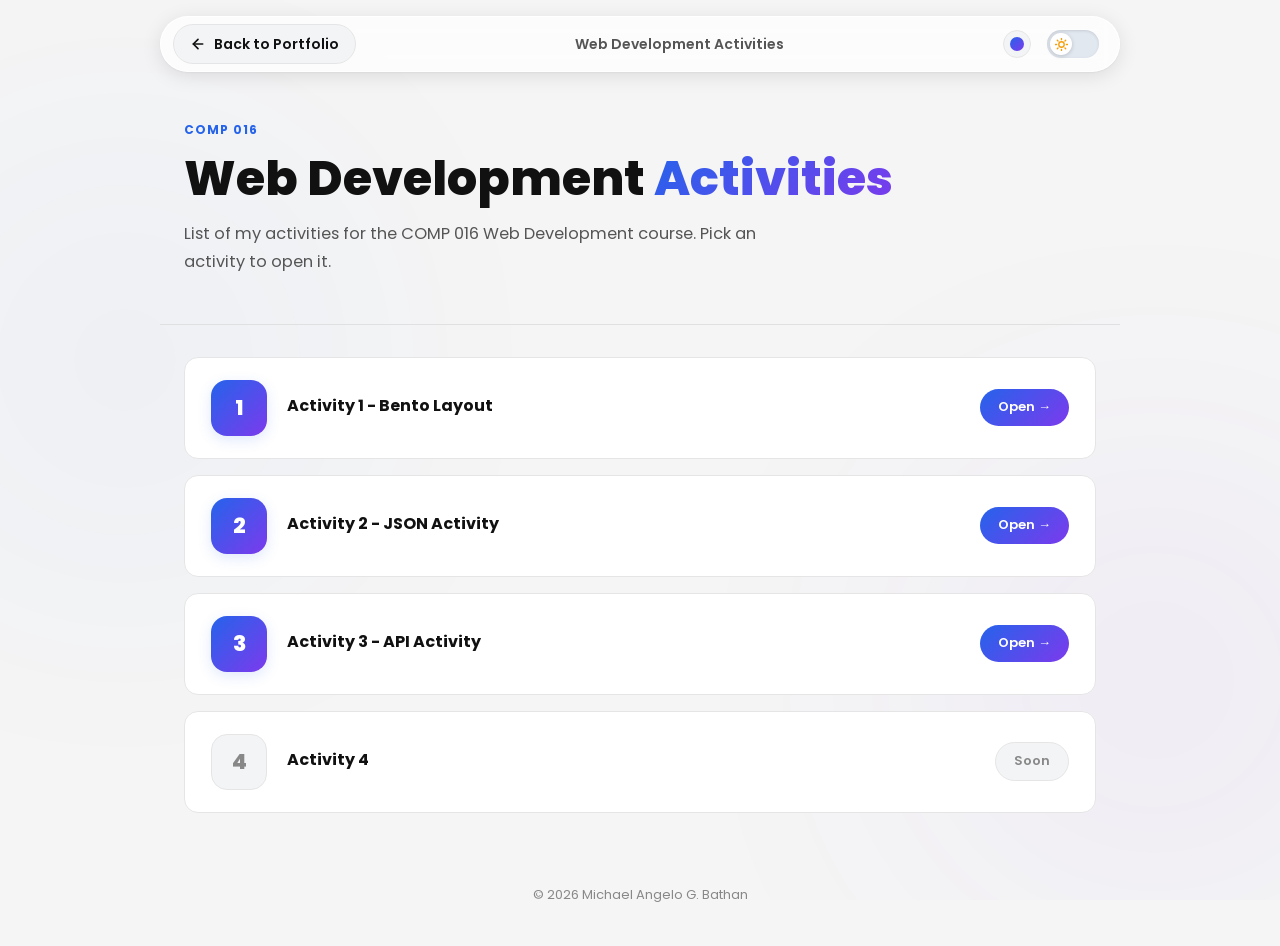
<file: index.html>
<!DOCTYPE html>
<html lang="en">

<head>
  <meta charset="UTF-8" />
  <meta name="viewport" content="width=device-width, initial-scale=1.0" />
  <title>Web Development Activities — Michael Angelo G. Bathan</title>
  <meta name="description" content="List of my activities for the COMP 016 Web Development course." />

  <link rel="preconnect" href="https://fonts.googleapis.com" />
  <link rel="preconnect" href="https://fonts.gstatic.com" crossorigin />
  <link href="https://fonts.googleapis.com/css2?family=Poppins:wght@400;500;600;700;800&display=swap" rel="stylesheet" />

  <link rel="stylesheet" href="assets/css/style.css" />
</head>

<body>
  <div class="scroll-progress" id="scrollProgress"></div>

  <div class="navbar-wrapper">
    <nav class="navbar-custom">
      <a href="#" id="backBtn" class="back-btn" aria-label="Back to portfolio">
        <svg width="16" height="16" viewBox="0 0 24 24" fill="none" stroke="currentColor" stroke-width="2.5"
          stroke-linecap="round" stroke-linejoin="round" aria-hidden="true">
          <line x1="19" y1="12" x2="5" y2="12" />
          <polyline points="12 19 5 12 12 5" />
        </svg>
        Back to Portfolio
      </a>
      <span class="nav-title">Web Development Activities</span>
      <div class="nav-controls">
        <div class="theme-menu-wrapper">
          <button class="theme-trigger" id="themeTrigger" title="Switch accent color" type="button">
            <span class="theme-dot"></span>
          </button>
          <div class="theme-dropdown" id="themeDropdown">
            <button class="theme-option option-slate active-option" data-theme="slate" title="Midnight Slate" type="button"></button>
            <button class="theme-option option-neon" data-theme="neon" title="Cyber Neon" type="button"></button>
            <button class="theme-option option-emerald" data-theme="emerald" title="Emerald Aurora" type="button"></button>
            <button class="theme-option option-sunset" data-theme="sunset" title="Sunset Obsidian" type="button"></button>
          </div>
        </div>
        <label class="toggle-switch" title="Toggle dark mode">
          <input type="checkbox" id="darkToggle" />
          <div class="toggle-track"><div class="toggle-knob"></div></div>
        </label>
      </div>
    </nav>
  </div>

  <div class="container">
    <header class="page-header">
      <div class="eyebrow">COMP 016</div>
      <h1 class="page-title">Web Development <span>Activities</span></h1>
      <p class="page-sub">List of my activities for the COMP 016 Web Development course. Pick an activity to open it.</p>
    </header>
  </div>

  <hr class="section-divider" />

  <main class="container">
    <div class="activities" id="activityList"></div>
  </main>

  <footer>&copy; <span id="year"></span> Michael Angelo G. Bathan</footer>

  <div class="bg-blobs-container">
    <div class="bg-blob bg-blob-1"></div>
    <div class="bg-blob bg-blob-2"></div>
  </div>

  <script src="assets/js/main.js"></script>
</body>

</html>
</file>
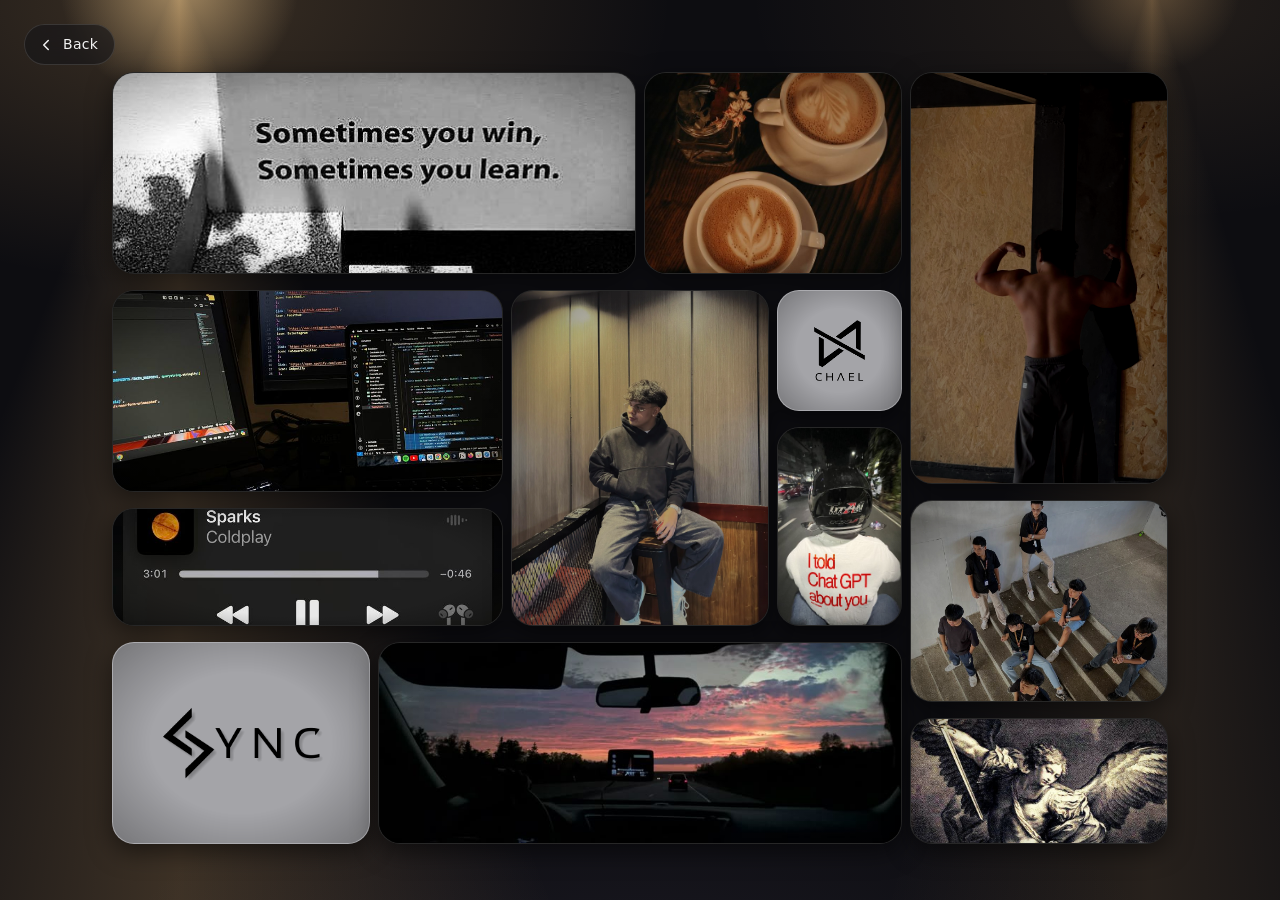
<file: Activity_1/index.html>
<!doctype html>
<html lang="en">

<head>
    <meta charset="utf-8">
    <meta name="viewport" content="width=device-width, initial-scale=1">
    <title>Bootstrap demo</title>
    <link href="https://cdn.jsdelivr.net/npm/bootstrap@5.3.3/dist/css/bootstrap.min.css" rel="stylesheet">
    <style>
        :root { --bg: #0d0d11; --logo-bg: #a4a4a8; --surface: #151515; --text: #f2f2f2; --radius: 22px; }
        html { background: var(--bg); }
        body { min-height: 100vh; overflow-x: hidden; color: var(--text); font-family: "Inter", "Helvetica Neue", "Segoe UI", system-ui, sans-serif; background: transparent; }
        .page { padding-top: 90px; padding-bottom: 90px; }

        body::before {
            content: ""; position: fixed; inset: 0; z-index: -1; pointer-events: none;
            background:
                radial-gradient(circle 120px at 14% -2%, rgba(255, 214, 150, .55), transparent),
                radial-gradient(circle 90px at 90% -2%, rgba(255, 200, 130, .28), transparent),
                conic-gradient(from 158deg at 14% -3%, transparent 0deg, rgba(255, 196, 120, .20) 22deg, transparent 44deg),
                conic-gradient(from 164deg at 90% -3%, transparent 0deg, rgba(255, 196, 120, .11) 16deg, transparent 32deg),
                radial-gradient(ellipse 55% 45% at 14% 0%, rgba(240, 184, 110, .20), transparent 70%),
                radial-gradient(ellipse 45% 35% at 90% 0%, rgba(240, 184, 110, .10), transparent 70%),
                radial-gradient(ellipse 60% 40% at 50% 110%, rgba(120, 110, 150, .12), transparent 70%),
                var(--bg);
        }


        .c1, .c2, .c3, .c8, .c9, .c11 { height: 250px; }
        .c5 { height: 150px; }
        .c10 { height: 510px; }
        .c4 { min-height: 400px; }
        .c6, .c12 { min-height: 150px; }
        .c7 { min-height: 250px; }

        @media (min-width: 1200px) {
            :root { --k: min(calc(100vh + 70px - 32px), 740px); } /* 740px = max board height, so fullscreen does not zoom in */
            .container.page { max-width: 1080px; padding-top: 72px; padding-bottom: 28px; }
            .c1, .c2, .c3, .c8, .c9, .c11 { height: max(160px, calc(var(--k) * .273)); }
            .c5 { height: max(95px, calc(var(--k) * .164)); }
            .c10 { height: max(320px, calc(var(--k) * .557)); }
            .c4 { min-height: 0; }
            .c6 { min-height: max(90px, calc(var(--k) * .181 - 16px)); }
            .c7 { min-height: max(140px, calc(var(--k) * .29 - 16px)); }
            .c12 { min-height: 60px; }
        }

        @media (max-width: 1199.98px) {
            .c10, .c11, .c12 { height: 320px; min-height: 0; }
        }

        @media (max-width: 991.98px) {
            .c5, .c7 { height: 170px; min-height: 0; }
        }

        @media (max-width: 767.98px) {
            :root { --radius: 18px; }
            .page { padding-top: 76px; padding-bottom: 40px; }
            .c1, .c2, .c3, .c9 { height: 200px; }
            .c8 { height: 140px; }
            .c4 { min-height: 420px; }
            .c6 { height: 190px; min-height: 0; }
            .c10 { height: 420px; }
            .c11 { height: 240px; }
            .c12 { height: 200px; }
        }

        .card {
            position: relative; overflow: hidden; background: var(--surface);
            border: 1px solid rgba(255, 255, 255, .08); border-radius: var(--radius);
            box-shadow: 0 8px 24px rgba(0, 0, 0, .5);
            transition: transform .35s, box-shadow .35s, border-color .35s;
        }
        .card img {
            position: absolute; inset: 0; width: 100%; height: 100%; display: block;
            object-fit: cover; object-position: var(--pos, center); transform: scale(var(--zoom, 1));
            transition: transform .6s, filter .5s;
        }

        .card::after {
            content: ""; position: absolute; inset: 0; pointer-events: none; transition: opacity .4s;
            background: radial-gradient(ellipse at center, transparent 60%, rgba(0, 0, 0, .35) 100%);
        }

        .logo-card { background: var(--logo-bg); }
        .logo-card img { object-fit: contain; padding: 10px; mix-blend-mode: multiply; filter: contrast(1.1); }
        .logo-card::after { background: radial-gradient(ellipse at center, transparent 50%, rgba(0, 0, 0, .28) 100%); }

        .lowexpo { filter: brightness(.7) contrast(1.12) saturate(.9); }

        @media (hover: hover) {
            .card:hover { transform: translateY(-4px); border-color: rgba(240, 184, 110, .5); box-shadow: 0 16px 40px rgba(0, 0, 0, .7); }
            .card:hover img { transform: scale(calc(var(--zoom, 1) * 1.05)); }
            .card:hover::after { opacity: 0; }
            .card:hover .lowexpo { filter: brightness(.85) contrast(1.1); }
            .back-btn:hover { transform: translateX(-2px); border-color: rgba(240, 184, 110, .6); background: rgba(30, 28, 26, .75); }
        }

        .back-btn {
            position: fixed; top: 24px; left: 24px; z-index: 1000;
            display: inline-flex; align-items: center; gap: 8px; padding: 9px 16px 9px 12px;
            color: var(--text); font-size: 14px; font-weight: 500; letter-spacing: .02em; text-decoration: none;
            background: rgba(20, 20, 24, .6); border: 1px solid rgba(255, 255, 255, .12); border-radius: 999px;
            backdrop-filter: blur(10px); -webkit-backdrop-filter: blur(10px);
            transition: transform .25s, border-color .25s, background .25s;
        }
        .back-btn:hover { color: var(--text); }
        .back-btn svg { width: 18px; height: 18px; }
        @media (max-width: 767.98px) { .back-btn { top: 14px; left: 14px; padding: 7px 14px 7px 10px; font-size: 13px; } }
        @media (prefers-reduced-motion: reduce) { * { transition: none !important; } }
    </style>
</head>

<body>
    <a href="../index.html" class="back-btn" aria-label="Back to Web Development activities">
        <svg viewBox="0 0 24 24" fill="none" stroke="currentColor" stroke-width="2" stroke-linecap="round" stroke-linejoin="round" aria-hidden="true"><path d="M15 18l-6-6 6-6" /></svg>
        Back
    </a>

    <div class="container page">
        <div class="row gx-2 gy-3">

            <div class="col-12 col-xl-9 d-flex flex-column gap-3">

                <div class="row gx-2 gy-3">
                    <div class="col-12 col-md-8">
                        <div class="card c1"><img src="assets/quote1.jpg" style="--pos: 50% 90%" alt="Sometimes you win, sometimes you learn"></div>
                    </div>
                    <div class="col-12 col-md-4">
                        <div class="card c2"><img src="assets/coffee.jpg" alt="Two lattes with latte art"></div>
                    </div>
                </div>

                <div class="row gx-2 gy-3">
                    <div class="col-12 col-md-6 d-flex flex-column gap-3">
                        <div class="card c3"><img src="assets/coding.jpg" style="--pos: 50% 10%" alt="Coding setup with multiple screens"></div>
                        <div class="card c6 flex-grow-1"><img src="assets/spotify.jpg" alt="Spotify"></div>
                    </div>
                    <div class="col-12 col-md-6 col-lg-4 d-flex flex-column">
                        <div class="card c4 flex-grow-1"><img src="assets/main_pic.jpg" style="--pos: 50% 30%" alt="Main portrait"></div>
                    </div>
                    <div class="col-12 col-lg-2 d-flex flex-row flex-lg-column gap-3">
                        <div class="card logo-card c5 flex-fill flex-lg-grow-0"><img src="assets/main_logo.jpg" alt="Chael logo"></div>
                        <div class="card c7 flex-fill flex-lg-grow-1"><img src="assets/quote2.jpg" alt="Quote"></div>
                    </div>
                </div>

                <div class="row gx-2 gy-3">
                    <div class="col-12 col-md-4">
                        <div class="card logo-card c8"><img src="assets/sync_logo.jpg" alt="Sync logo"></div>
                    </div>
                    <div class="col-12 col-md-8">
                        <div class="card c9"><img src="assets/car.jpg" style="--pos: 50% 100%" alt="Sunset view from inside a car"></div>
                    </div>
                </div>
            </div>

            <div class="col-12 col-xl-3 d-flex flex-column flex-md-row flex-xl-column gap-3">
                <div class="card c10 flex-md-fill flex-xl-grow-0"><img class="lowexpo" src="assets/gym_pic.jpg" style="--pos: 50% 30%" alt="Gym"></div>
                <div class="card c11 flex-md-fill flex-xl-grow-0"><img src="assets/group_pic.jpg" style="--pos: 50% 35%" alt="Group photo"></div>
                <div class="card c12 flex-md-fill flex-xl-grow-1"><img src="assets/stmichael.jpg" alt="St. Michael"></div>
            </div>
        </div>
    </div>

    <script src="https://cdn.jsdelivr.net/npm/bootstrap@5.3.3/dist/js/bootstrap.bundle.min.js"></script>
</body>

</html>
</file>
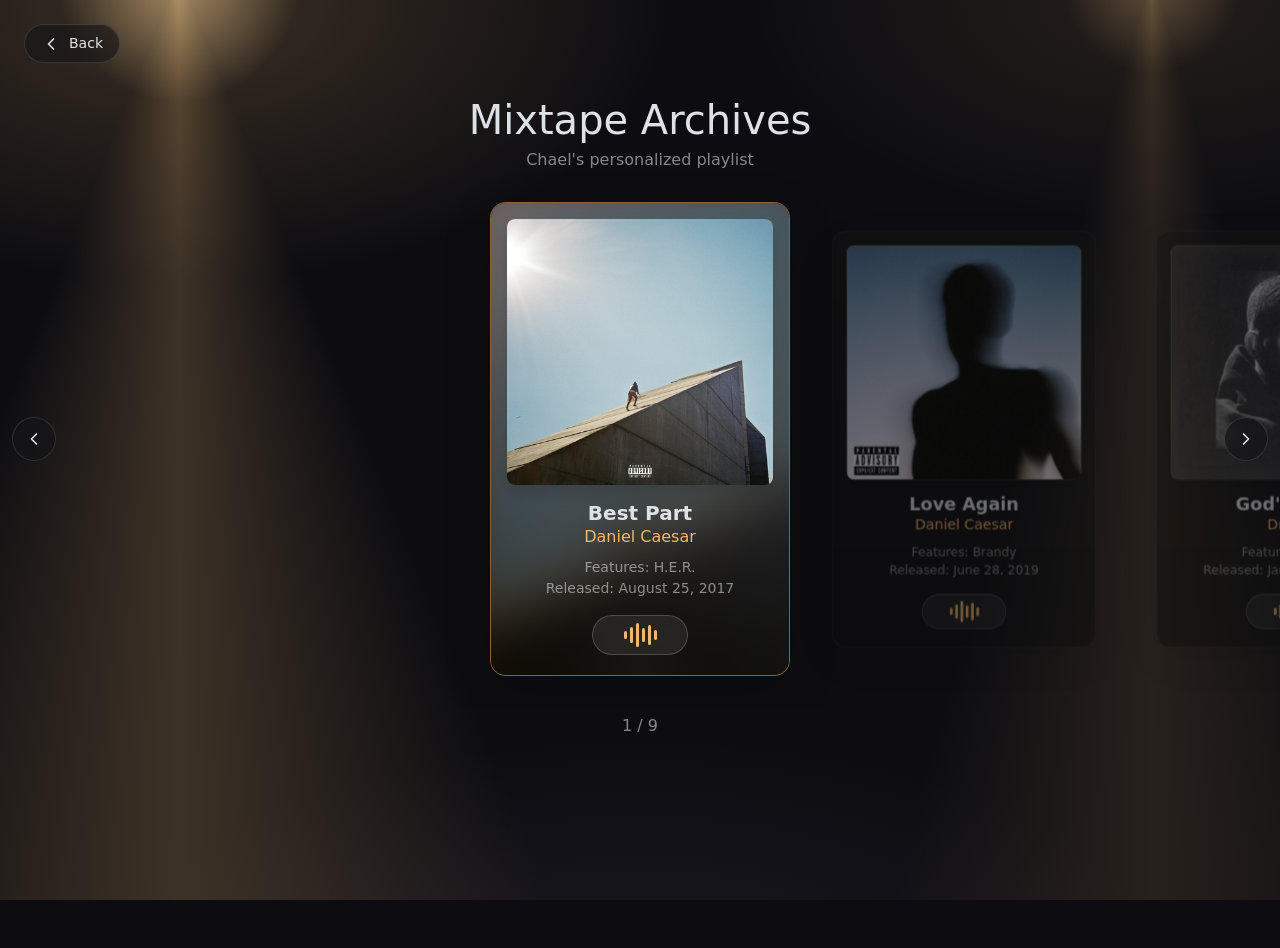
<file: Activity_2/index.html>
<!doctype html>
<html lang="en" data-bs-theme="dark">

<head>
  <meta charset="utf-8">
  <meta name="viewport" content="width=device-width, initial-scale=1">
  <title>Mixtape Archives</title>
  <link href="https://cdn.jsdelivr.net/npm/bootstrap@5.3.8/dist/css/bootstrap.min.css" rel="stylesheet"
    integrity="sha384-sRIl4kxILFvY47J16cr9ZwB07vP4J8+LH7qKQnuqkuIAvNWLzeN8tE5YBujZqJLB" crossorigin="anonymous">
  <style>
    :root { --bg: #0d0d11; --surface: #151515; --accent: #f0b86e; --card-w: 300px; --gap: 24px; }
    html { background: var(--bg); }
    body { min-height: 100vh; overflow-x: hidden; background: transparent; }

    body::before {
      content: ""; position: fixed; inset: 0; z-index: -1; pointer-events: none;
      background:
        radial-gradient(circle 120px at 14% -2%, rgba(255, 214, 150, .55), transparent),
        radial-gradient(circle 90px at 90% -2%, rgba(255, 200, 130, .28), transparent),
        conic-gradient(from 158deg at 14% -3%, transparent 0deg, rgba(255, 196, 120, .20) 22deg, transparent 44deg),
        conic-gradient(from 164deg at 90% -3%, transparent 0deg, rgba(255, 196, 120, .11) 16deg, transparent 32deg),
        radial-gradient(ellipse 55% 45% at 14% 0%, rgba(240, 184, 110, .20), transparent 70%),
        radial-gradient(ellipse 45% 35% at 90% 0%, rgba(240, 184, 110, .10), transparent 70%),
        radial-gradient(ellipse 60% 40% at 50% 110%, rgba(120, 110, 150, .12), transparent 70%),
        var(--bg);
    }

    .track {
      display: flex; gap: var(--gap); overflow-x: auto; scroll-snap-type: x mandatory; scroll-behavior: smooth;
      padding: 30px calc(50% - var(--card-w) / 2); scrollbar-width: none;
    }
    .track::-webkit-scrollbar { display: none; }

    .song-card {
      flex: 0 0 var(--card-w); scroll-snap-align: center; position: relative; overflow: hidden; isolation: isolate;
      background: var(--surface); border-color: rgba(255, 255, 255, .08);
      opacity: .45; transform: scale(.88);
      transition: transform .45s ease, opacity .45s ease, border-color .45s ease, box-shadow .45s ease;
      animation: rise .6s ease both;
    }
    .song-card:not(.active) { cursor: pointer; }
    .song-card.active { opacity: 1; transform: scale(1); border-color: rgba(240, 184, 110, .5); }
    @keyframes rise { from { opacity: 0; transform: translateY(24px) scale(.88); } }

    .song-card::before {
      content: ""; position: absolute; inset: 0; z-index: -3; opacity: 0; transition: opacity .6s ease;
      background: linear-gradient(160deg, hsl(var(--h) 60% 30%), hsl(calc(var(--h) + 50) 60% 12%));
    }
    .song-card::after {
      content: ""; position: absolute; inset: 0; z-index: -1; pointer-events: none;
      background: linear-gradient(to bottom, rgba(0, 0, 0, .05), rgba(0, 0, 0, .45));
    }
    .bg-blur {
      position: absolute; inset: -30px; width: calc(100% + 60px); height: calc(100% + 60px); z-index: -2;
      object-fit: cover; filter: blur(28px) brightness(.55) saturate(1.3); opacity: 0; transition: opacity .6s ease;
    }
    .song-card.active::before, .song-card.active .bg-blur { opacity: 1; }

    .cover {
      position: relative; aspect-ratio: 1 / 1; font-size: 72px; font-weight: 700;
      background: linear-gradient(135deg, hsl(var(--h) 70% 45%), hsl(calc(var(--h) + 50) 70% 22%));
    }
    .cover span { opacity: .85; text-shadow: 0 4px 18px rgba(0, 0, 0, .35); }
    .cover img { position: absolute; inset: 0; width: 100%; height: 100%; object-fit: cover; }

    .artist { color: var(--accent); font-weight: 500; }

    .wave-btn {
      width: 96px; height: 40px; background: rgba(255, 255, 255, .08); border: 1px solid rgba(255, 255, 255, .18);
      backdrop-filter: blur(6px); transition: border-color .25s, background .25s;
    }
    .wave-btn:hover { border-color: rgba(240, 184, 110, .8); background: rgba(240, 184, 110, .15); }
    .bars { gap: 3px; height: 24px; }
    .bars i { display: block; width: 3px; border-radius: 2px; background: var(--accent); }
    .bars i:nth-child(1) { height: 8px; } .bars i:nth-child(2) { height: 16px; } .bars i:nth-child(3) { height: 24px; }
    .bars i:nth-child(4) { height: 14px; } .bars i:nth-child(5) { height: 20px; } .bars i:nth-child(6) { height: 10px; }

    .nav-btn {
      position: absolute; top: 50%; transform: translateY(-50%); z-index: 5; width: 44px; height: 44px;
      background: rgba(20, 20, 24, .7); border: 1px solid rgba(255, 255, 255, .12);
      backdrop-filter: blur(10px); transition: border-color .25s, background .25s;
    }
    .nav-btn:hover { border-color: rgba(240, 184, 110, .6); background: rgba(30, 28, 26, .85); }
    .nav-btn svg, .back-btn svg { width: 20px; height: 20px; }
    .nav-prev { left: 12px; }
    .nav-next { right: 12px; }

    .back-btn {
      position: fixed; top: 24px; left: 24px; z-index: 1000; font-size: 14px; font-weight: 500;
      background: rgba(20, 20, 24, .6); border: 1px solid rgba(255, 255, 255, .12);
      backdrop-filter: blur(10px); transition: transform .25s, border-color .25s, background .25s;
    }
    .back-btn:hover { transform: translateX(-2px); border-color: rgba(240, 184, 110, .6); background: rgba(30, 28, 26, .75); }

    @media (max-width: 767.98px) {
      .back-btn { top: 14px; left: 14px; font-size: 13px; }
    }
    @media (prefers-reduced-motion: reduce) {
      * { animation: none !important; transition: none !important; scroll-behavior: auto !important; }
    }
  </style>
</head>

<body>
  <a href="../index.html" class="back-btn btn rounded-pill d-inline-flex align-items-center gap-2 px-3 py-2"
    aria-label="Back to Web Development activities">
    <svg viewBox="0 0 24 24" fill="none" stroke="currentColor" stroke-width="2" stroke-linecap="round"
      stroke-linejoin="round" aria-hidden="true"><path d="M15 18l-6-6 6-6" /></svg>
    Back
  </a>

  <div class="container text-center pt-5 mt-5">
    <div class="row">
      <div class="col-12">
        <h1 class="mb-1">Mixtape Archives</h1>
        <p class="text-white-50 mb-0">Chael's personalized playlist</p>
      </div>
    </div>
  </div>

  <div class="position-relative w-100">
    <button class="nav-btn nav-prev btn rounded-circle d-none d-md-flex align-items-center justify-content-center p-0"
      id="prev" aria-label="Previous song">
      <svg viewBox="0 0 24 24" fill="none" stroke="currentColor" stroke-width="2" stroke-linecap="round"
        stroke-linejoin="round"><path d="M15 18l-6-6 6-6" /></svg>
    </button>

    <div class="track" id="parent"></div>

    <button class="nav-btn nav-next btn rounded-circle d-none d-md-flex align-items-center justify-content-center p-0"
      id="next" aria-label="Next song">
      <svg viewBox="0 0 24 24" fill="none" stroke="currentColor" stroke-width="2" stroke-linecap="round"
        stroke-linejoin="round"><path d="M9 18l6-6-6-6" /></svg>
    </button>
  </div>

  <div class="text-center text-white-50 pb-4 mt-2" id="counter"></div>

  <script src="https://cdn.jsdelivr.net/npm/bootstrap@5.3.8/dist/js/bootstrap.bundle.min.js"
    integrity="sha384-FKyoEForCGlyvwx9Hj09JcYn3nv7wiPVlz7YYwJrWVcXK/BmnVDxM+D2scQbITxI"
    crossorigin="anonymous"></script>

  <script>
    var parent = document.getElementById("parent");
    var counter = document.getElementById("counter");

    fetch("songs.json")
      .then(function (response) {
        if (!response.ok) {
          throw new Error("Could not load songs.json (status " + response.status + ")");
        }
        return response.json();
      })
      .then(function (songs) {
        for (var i = 0; i < songs.length; i++) {
          var song = songs[i];
          var date = new Date(song.releaseDate + "T00:00:00").toLocaleDateString("en-US", {
            year: "numeric", month: "long", day: "numeric"
          });
          var features = song.features.length > 0 ? song.features.join(", ") : "None";

          parent.innerHTML += `
            <div class="song-card card rounded-4 shadow-lg p-3 text-center" style="--h: ${(i * 47) % 360}; animation-delay: ${i * 0.08}s">
              <img class="bg-blur" src="${song.cover}" alt="" onerror="this.remove()">
              <div class="cover rounded-3 shadow d-flex align-items-center justify-content-center overflow-hidden">
                <span>${song.song.charAt(0)}</span>
                <img src="${song.cover}" alt="${song.song} cover" onerror="this.remove()">
              </div>
              <div class="pt-3 px-1 pb-1">
                <div class="h5 fw-semibold mb-0">${song.song}</div>
                <div class="artist mb-2">${song.artist}</div>
                <div class="small text-white-50">
                  <div>Features: ${features}</div>
                  <div>Released: ${date}</div>
                </div>
                <a class="wave-btn d-inline-flex align-items-center justify-content-center rounded-pill mt-3"
                  href="${song.spotify}" target="_blank" rel="noopener"
                  aria-label="Open ${song.song} on Spotify" title="Open on Spotify">
                  <span class="bars d-inline-flex align-items-center"><i></i><i></i><i></i><i></i><i></i><i></i></span>
                </a>
              </div>
            </div>
          `;
        }

        setupCarousel();
      })
      .catch(function (error) {
        parent.innerHTML = `<div class="container"><div class="alert alert-danger">${error.message}</div></div>`;
      });

    function setupCarousel() {
      var cards = parent.querySelectorAll(".song-card");
      var current = -1;
      var ticking = false;

      function updateActive() {
        var box = parent.getBoundingClientRect();
        var center = box.left + box.width / 2;
        var best = 0;
        var bestDist = Infinity;

        for (var i = 0; i < cards.length; i++) {
          var r = cards[i].getBoundingClientRect();
          var dist = Math.abs(r.left + r.width / 2 - center);
          if (dist < bestDist) {
            bestDist = dist;
            best = i;
          }
        }

        if (best !== current) {
          if (current >= 0) {
            cards[current].classList.remove("active");
          }
          cards[best].classList.add("active");
          counter.textContent = (best + 1) + " / " + cards.length;
          current = best;
        }
        ticking = false;
      }

      function go(index) {
        index = Math.max(0, Math.min(cards.length - 1, index));
        cards[index].scrollIntoView({ behavior: "smooth", inline: "center", block: "nearest" });
      }

      parent.addEventListener("scroll", function () {
        if (!ticking) {
          ticking = true;
          requestAnimationFrame(updateActive);
        }
      });

      for (var i = 0; i < cards.length; i++) {
        cards[i].addEventListener("click", function (e) {
          var index = Array.prototype.indexOf.call(cards, this);
          if (index !== current) {
            e.preventDefault();
            go(index);
          }
        });
      }

      document.getElementById("next").onclick = function () { go(current + 1); };
      document.getElementById("prev").onclick = function () { go(current - 1); };
      document.addEventListener("keydown", function (e) {
        if (e.key === "ArrowRight") { go(current + 1); }
        if (e.key === "ArrowLeft") { go(current - 1); }
      });

      parent.scrollLeft = 0;
      updateActive();
    }
  </script>
</body>

</html>
</file>
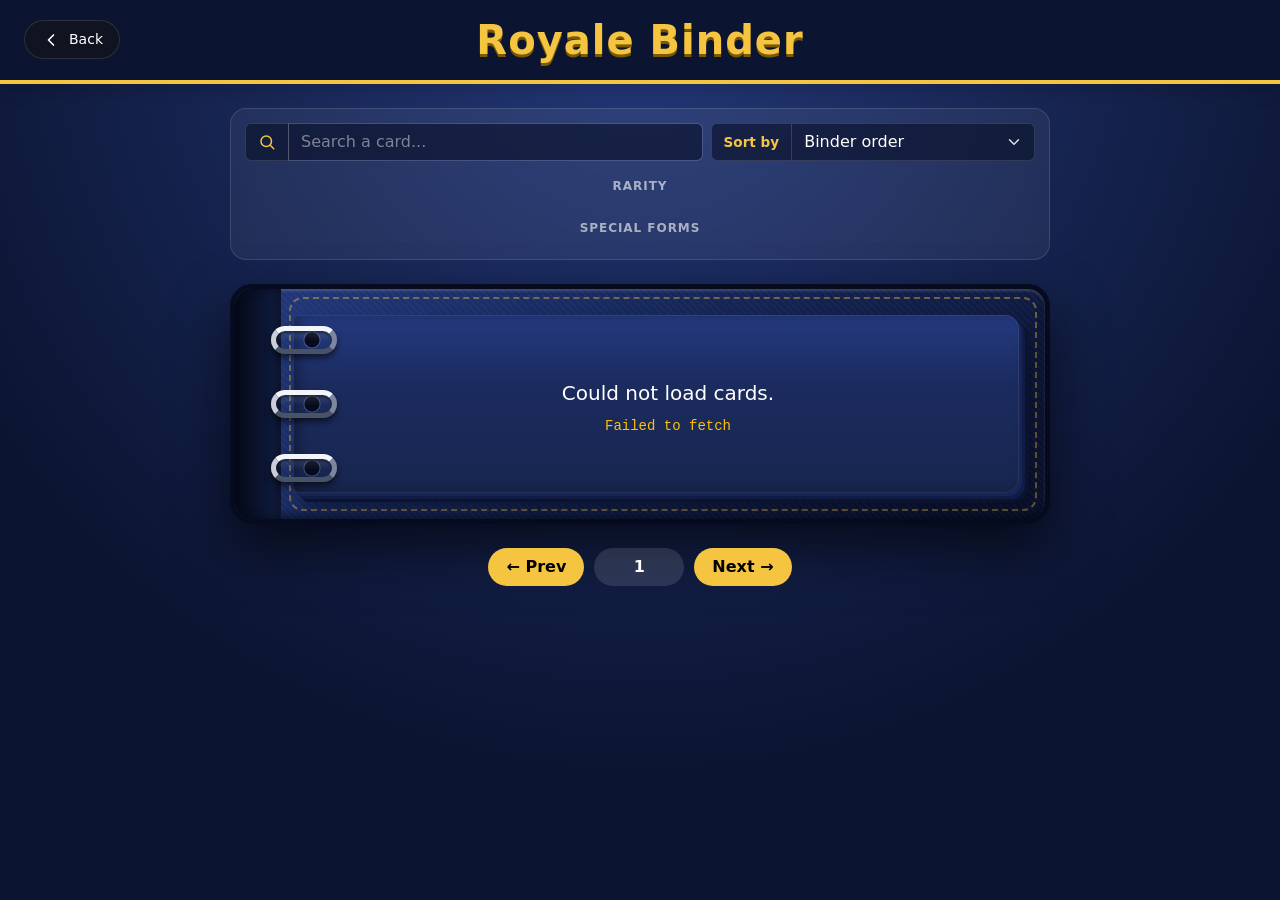
<file: Activity_3/index.html>
<!doctype html>
<html lang="en" data-bs-theme="dark">

<head>
  <meta charset="utf-8">
  <meta name="viewport" content="width=device-width, initial-scale=1">
  <title>Royale Binder</title>
  <link href="https://cdn.jsdelivr.net/npm/bootstrap@5.3.8/dist/css/bootstrap.min.css" rel="stylesheet"
    integrity="sha384-sRIl4kxILFvY47J16cr9ZwB07vP4J8+LH7qKQnuqkuIAvNWLzeN8tE5YBujZqJLB" crossorigin="anonymous">
  <style>
    :root {
      --navy: #0b1431; --blue: #1b2b5e; --gold: #f5c542; --spine: 34px;
      --common: #9fb3c8; --rare: #ff9f1a; --epic: #b44cff; --legendary: #2fe6ff; --champion: #ffd23f;
    }
    body { background: radial-gradient(circle at 50% 0, #24397a, var(--navy) 70%) fixed; color: #fff; min-height: 100vh; }
    .title { font-weight: 800; letter-spacing: 1px; color: var(--gold); text-shadow: 0 3px 0 #7a5a00; }
    .r-common { --c: var(--common); } .r-rare { --c: var(--rare); } .r-epic { --c: var(--epic); }
    .r-legendary { --c: var(--legendary); } .r-champion { --c: var(--champion); } .r-all { --c: #fff; }

        .back-btn { position: fixed; top: 20px; left: 24px; z-index: 1000; font-size: 14px; font-weight: 500; color: #fff;
      background: rgba(20, 20, 24, .6); border: 1px solid rgba(255, 255, 255, .12); backdrop-filter: blur(10px);
      transition: transform .25s, border-color .25s, background .25s; }
    .back-btn:hover { transform: translateX(-2px); border-color: rgba(240, 184, 110, .6); background: rgba(30, 28, 26, .75); color: #fff; }
    .back-btn svg { width: 20px; height: 20px; }

        .toolbar { background: rgba(255,255,255,.06); border: 1px solid rgba(255,255,255,.12); border-radius: 16px;
      padding: 14px; backdrop-filter: blur(8px); max-width: 820px; margin-left: auto; margin-right: auto; }
    .toolbar .input-group-text, .toolbar .form-control, .toolbar .form-select {
      background-color: rgba(8,14,38,.6); border-color: rgba(255,255,255,.14); color: #fff; }
    .toolbar .input-group-text { color: var(--gold); font-weight: 600; font-size: .85rem; }
    .toolbar .form-control::placeholder { color: rgba(255,255,255,.45); }
    .toolbar .form-control:focus, .toolbar .form-select:focus { border-color: var(--gold); box-shadow: 0 0 0 .2rem rgba(245,197,66,.18); }
    .toolbar svg { width: 18px; height: 18px; }
    .chips { display: flex; gap: 8px; flex-wrap: wrap; justify-content: center; }
    .chip { flex: 0 0 auto; display: inline-flex; align-items: center; gap: 7px; border: 1px solid rgba(255,255,255,.18);
      background: rgba(8,14,38,.5); color: #fff; border-radius: 20px; padding: 5px 14px; font-weight: 600; font-size: .85rem;
      transition: background .2s, border-color .2s, box-shadow .2s; }
    .chip .dot { width: 10px; height: 10px; border-radius: 50%; background: var(--c); box-shadow: 0 0 6px var(--c); }
    .chip:hover { border-color: var(--c); }
    .chip.on { border-color: var(--c); background: color-mix(in srgb, var(--c) 22%, #0b1431); box-shadow: 0 0 12px color-mix(in srgb, var(--c) 45%, transparent); }

        .f-all { --c: #fff; } .f-evo { --c: #b44cff; } .f-hero { --c: #4da3ff; } .f-both { --c: var(--gold); }
    .filter-label { text-align: center; font-size: .75rem; font-weight: 700; letter-spacing: .08em; text-transform: uppercase; opacity: .6; margin-bottom: 8px; }
    .chips + .filter-label { margin-top: 16px; }

        .tags { position: absolute; top: 5px; right: 5px; z-index: 2; display: flex; flex-direction: column; gap: 3px; align-items: flex-end; }
    .tag { font-size: .55rem; font-weight: 800; letter-spacing: .04em; line-height: 1; padding: 3px 5px; border-radius: 8px; color: #fff; border: 1px solid rgba(255,255,255,.85); text-shadow: 0 1px 2px #000; }
    .tag.evo { background: #8a2be2; } .tag.hero { background: #1f7ae0; }

        .binder { position: relative; max-width: 820px; margin-left: auto; margin-right: auto;
      padding: 26px 26px 26px 18px; border-radius: 22px; border: 5px solid #060b1f;
      background:
        repeating-linear-gradient(45deg, rgba(255,255,255,.025) 0 2px, transparent 2px 5px),
        linear-gradient(145deg, #22397d 0%, #12204d 55%, #0a1230 100%);
      box-shadow: 0 25px 55px rgba(0,0,0,.6), inset 0 2px 3px rgba(255,255,255,.18), inset 0 -4px 10px rgba(0,0,0,.5); }
        .binder::before { content: ''; position: absolute; left: 0; top: 0; bottom: 0; width: 46px; border-radius: 17px 0 0 17px;
      background: linear-gradient(90deg, #040817, #0d1736 70%, #162553);
      box-shadow: inset -6px 0 10px rgba(0,0,0,.5); pointer-events: none; }
        .binder::after { content: ''; position: absolute; inset: 8px 8px 8px 54px; border: 2px dashed rgba(245,197,66,.4);
      border-radius: 14px; pointer-events: none; }

    .page-area { position: relative; margin-left: 40px; z-index: 1; }
    .sheet { position: relative; background: linear-gradient(180deg, #243a80, var(--blue) 40%, #17264f);
      border-radius: 6px 14px 14px 6px; padding: 18px 16px 8px 40px; transform-origin: left center; backface-visibility: hidden;
      box-shadow: inset 0 0 0 1px rgba(255,255,255,.08), inset 6px 0 12px rgba(0,0,0,.28),
        3px 3px 0 #16245a, 6px 6px 0 #101c45, 9px 9px 0 #0a1330, 12px 14px 18px rgba(0,0,0,.45); }
        .sheet::before { content: ''; position: absolute; left: 6px; top: 0; width: 26px; height: 100%; pointer-events: none;
      background:
        radial-gradient(circle at 50% 14%, #050a1c 0 7px, rgba(255,255,255,.18) 8px, transparent 9px),
        radial-gradient(circle at 50% 50%, #050a1c 0 7px, rgba(255,255,255,.18) 8px, transparent 9px),
        radial-gradient(circle at 50% 86%, #050a1c 0 7px, rgba(255,255,255,.18) 8px, transparent 9px); }

        .ring { position: absolute; left: -22px; width: 66px; height: 28px; z-index: 5; pointer-events: none; transform: translateY(-50%);
      border-radius: 16px; border: 5px solid; border-color: #f2f5fb #7d869c #4a5266 #c9ced9;
      background: linear-gradient(180deg, rgba(255,255,255,.12), transparent 60%);
      box-shadow: 0 4px 6px rgba(0,0,0,.55), inset 0 2px 3px rgba(0,0,0,.5); }
    .ring.r1 { top: 14%; } .ring.r2 { top: 50%; } .ring.r3 { top: 86%; }

        .sheet.out-next { animation: outNext .32s ease-in forwards; }
    .sheet.in-next { animation: inNext .3s ease-out; }
    .sheet.out-prev { animation: outPrev .16s ease-in forwards; }
    .sheet.in-prev { animation: inPrev .38s cubic-bezier(.2,.7,.3,1); }
    @keyframes outNext { to { transform: perspective(1600px) rotateY(-100deg); opacity: .15; } }
    @keyframes inNext { from { opacity: 0; transform: scale(.985); } }
    @keyframes outPrev { to { filter: brightness(.7); opacity: .65; } }
    @keyframes inPrev { from { transform: perspective(1600px) rotateY(-100deg); opacity: .15; } }

        .pocket { display: block; position: relative; padding: 5px; border-radius: 12px; text-decoration: none; color: #fff;
      background: rgba(255,255,255,.08); border: 1px solid rgba(255,255,255,.26); overflow: hidden;
      box-shadow: inset 0 2px 5px rgba(255,255,255,.22), inset 0 -3px 6px rgba(0,0,0,.25), 0 4px 10px rgba(0,0,0,.35); transition: box-shadow .25s, transform .25s; }
    .pocket::after { content: ''; position: absolute; inset: 0; border-radius: inherit; pointer-events: none;
      background: linear-gradient(115deg, transparent 28%, rgba(255,255,255,.22) 44%, rgba(255,255,255,.05) 52%, transparent 62%); }
    .pocket:hover { color: #fff; transform: translateY(-3px); box-shadow: inset 0 2px 5px rgba(255,255,255,.25), 0 0 0 1px var(--c), 0 0 20px var(--c); }
    .face { position: relative; aspect-ratio: 5 / 7; border-radius: 9px; border: 2px solid var(--c); overflow: hidden;
      display: flex; flex-direction: column;
      background: linear-gradient(165deg, color-mix(in srgb, var(--c) 38%, #14224f), #0c1535 85%); }
        .art { position: absolute; inset: 0; display: flex; align-items: center; justify-content: center; padding: 9% 1% 11%; }
    .art img { width: 100%; height: 100%; object-fit: contain; transform: scale(1.12); filter: drop-shadow(0 4px 5px rgba(0,0,0,.55)); }
    .foot { position: absolute; left: 0; right: 0; bottom: 0; text-align: center; padding: 14px 3px 6px; background: linear-gradient(transparent, rgba(0,0,0,.75) 55%); }
    .cname { font-weight: 700; font-size: clamp(.56rem, 2vw, .86rem); line-height: 1.05; }
    .rtag { font-size: .62rem; font-weight: 700; color: var(--c); text-transform: uppercase; letter-spacing: .04em; }
    .elixir { position: absolute; top: 5px; left: 5px; width: 24px; height: 29px; z-index: 2; display: flex; align-items: center; justify-content: center;
      background: #c43bd9; border: 2px solid #fff; border-radius: 50% 50% 50% 50% / 60% 60% 40% 40%; font-weight: 800; font-size: .8rem; text-shadow: 0 1px 2px #000; }

        .pager { display: flex; justify-content: center; align-items: center; gap: 10px; }
    .pager .page-link { cursor: pointer; background: var(--gold); color: #000; border: 0; font-weight: 700; border-radius: 20px; padding: 7px 18px; }
    .pager .mid { background: rgba(255,255,255,.12); color: #fff; min-width: 90px; text-align: center; cursor: default; }

    .binder { touch-action: pan-y; }
    @media (hover: none) { .pocket:hover { transform: none; } }

        @media (max-width: 767.98px) {
      .container { padding-left: 10px; padding-right: 10px; }

            .toolbar { padding: 10px; border-radius: 14px; }
      .toolbar .row.mb-3 { margin-bottom: .6rem !important; }
      .toolbar .form-control, .toolbar .form-select { font-size: 16px; }
      .chips { display: grid; grid-template-columns: repeat(3, 1fr); gap: 6px; }
      .chip { justify-content: center; padding: 7px 4px; font-size: .8rem; gap: 5px; }
      .chips.forms { grid-template-columns: repeat(2, 1fr); }
      .tag { font-size: .45rem; padding: 2px 3px; border-radius: 6px; }
      .tags { top: 2px; right: 2px; gap: 2px; }

            .binder { padding: 10px 10px 10px 6px; border-width: 4px; border-radius: 16px; }
      .binder::before { width: 26px; border-radius: 12px 0 0 12px; }
      .binder::after { inset: 5px 5px 5px 30px; border-width: 1.5px; border-radius: 10px; }
      .page-area { margin-left: 20px; }
      .ring { left: -12px; width: 40px; height: 18px; border-width: 3px; border-radius: 10px; }
      .sheet { padding: 8px 5px 2px 22px; border-radius: 4px 10px 10px 4px;
        box-shadow: inset 0 0 0 1px rgba(255,255,255,.08), inset 4px 0 8px rgba(0,0,0,.28),
          2px 2px 0 #16245a, 4px 4px 0 #101c45, 6px 8px 12px rgba(0,0,0,.45); }
      .sheet::before { left: 2px; width: 18px;
        background:
          radial-gradient(circle at 50% 14%, #050a1c 0 5px, rgba(255,255,255,.18) 6px, transparent 7px),
          radial-gradient(circle at 50% 50%, #050a1c 0 5px, rgba(255,255,255,.18) 6px, transparent 7px),
          radial-gradient(circle at 50% 86%, #050a1c 0 5px, rgba(255,255,255,.18) 6px, transparent 7px); }
      #parent { --bs-gutter-x: .4rem; --bs-gutter-y: .4rem; }

            .pocket { padding: 2px; border-radius: 8px; }
      .face { border-radius: 6px; border-width: 1.5px; }
      .art { padding: 6% 0 9%; }
      .art img { transform: scale(1.2); }
      .elixir { width: 17px; height: 21px; font-size: .6rem; top: 2px; left: 2px; border-width: 1.5px; }
      .foot { padding: 10px 1px 3px; }
      .cname { font-size: .55rem; }
      .rtag { display: none; }

            .pager { position: sticky; bottom: 0; z-index: 50; margin: 0 -10px !important; gap: 12px;
        padding: 14px 10px calc(12px + env(safe-area-inset-bottom));
        background: linear-gradient(transparent, rgba(11,20,49,.95) 40%); }
      .pager .page-link { min-height: 44px; display: inline-flex; align-items: center; padding: 8px 22px; box-shadow: 0 4px 10px rgba(0,0,0,.4); }
      .pager .mid { min-width: 84px; justify-content: center; box-shadow: none; }
    }
    @media (max-width: 575.98px) {
            .back-btn { position: absolute; top: 12px; left: 12px; padding: 9px !important; }
      .title { font-size: 1.4rem; }
    }
  </style>
</head>

<body>
  <a href="../index.html" class="back-btn btn rounded-pill d-inline-flex align-items-center gap-2 px-3 py-2"
    aria-label="Back to Web Development activities">
    <svg viewBox="0 0 24 24" fill="none" stroke="currentColor" stroke-width="2" stroke-linecap="round"
      stroke-linejoin="round" aria-hidden="true"><path d="M15 18l-6-6 6-6" /></svg>
    <span class="d-none d-sm-inline">Back</span>
  </a>

  <div class="container-fluid shadow mb-4" style="background: var(--navy); border-bottom: 4px solid var(--gold);">
    <div class="row">
      <div class="col">
        <div class="text-center display-6 title py-3">Royale Binder</div>
      </div>
    </div>
  </div>

  <div class="container">
    <div class="toolbar mb-4">
      <div class="row g-2 mb-3">
        <div class="col-12 col-md-7">
          <div class="input-group">
            <span class="input-group-text">
              <svg viewBox="0 0 24 24" fill="none" stroke="currentColor" stroke-width="2" stroke-linecap="round" stroke-linejoin="round"><circle cx="11" cy="11" r="7" /><path d="M21 21l-4.3-4.3" /></svg>
            </span>
            <input type="text" id="search" class="form-control" placeholder="Search a card...">
          </div>
        </div>
        <div class="col-12 col-md-5">
          <div class="input-group">
            <span class="input-group-text">Sort by</span>
            <select id="sort" class="form-select">
              <option value="id">Binder order</option>
              <option value="elixirAsc">Elixir: low to high</option>
              <option value="elixirDesc">Elixir: high to low</option>
              <option value="rarity">Rarity: common first</option>
              <option value="rarityDesc">Rarity: champion first</option>
              <option value="name">Name: A to Z</option>
            </select>
          </div>
        </div>
      </div>
      <div class="filter-label">Rarity</div>
      <div class="chips" id="chips"></div>
      <div class="filter-label">Special Forms</div>
      <div class="chips forms" id="formChips"></div>
    </div>

    <div class="binder mb-4">
      <div class="page-area">
        <div class="ring r1"></div><div class="ring r2"></div><div class="ring r3"></div>
        <div class="sheet" id="sheet">
          <div class="row row-cols-4 g-2 g-md-3" id="parent">
            <div class="col-12 text-center py-5"><div class="spinner-border text-warning" role="status"><span class="visually-hidden">Loading...</span></div></div>
          </div>
        </div>
      </div>
    </div>

    <div class="d-md-none text-center small mb-2" style="opacity:.55">Swipe the binder to turn pages</div>

    <nav class="pager pb-4">
      <a class="page-link" onclick="prev()">&larr; Prev</a>
      <a class="page-link mid" id="currentPage">1</a>
      <a class="page-link" onclick="next()">Next &rarr;</a>
    </nav>
  </div>

  <script src="https://cdn.jsdelivr.net/npm/bootstrap@5.3.8/dist/js/bootstrap.bundle.min.js"
    integrity="sha384-FKyoEForCGlyvwx9Hj09JcYn3nv7wiPVlz7YYwJrWVcXK/BmnVDxM+D2scQbITxI"
    crossorigin="anonymous"></script>
  <script>
    // ---- LIVE API via the RoyaleAPI proxy (key must whitelist the proxy IP) ----
    const API_KEY = 'eyJ0eXAiOiJKV1QiLCJhbGciOiJIUzUxMiIsImtpZCI6IjI4YTMxOGY3LTAwMDAtYTFlYi03ZmExLTJjNzQzM2M2Y2NhNSJ9.[base64].AQ9l-DX6LTTdOp_cyB6zAsJIXXxobFTYX98FnslY2jEiv4T2WVAw-6fpKj1_aq0ZCnqKQoMFrBYO9lA-LTbfmA';
    async function loadCards() {
      const cached = sessionStorage.getItem('cr_cards');
      if (cached) return JSON.parse(cached);
      const response = await fetch('https://proxy.royaleapi.dev/v1/cards', {
        headers: { Authorization: 'Bearer ' + API_KEY }
      });
      if (!response.ok) throw new Error('API ' + response.status + ': ' + (await response.text()));
      const data = await response.json();
      sessionStorage.setItem('cr_cards', JSON.stringify(data.items));
      return data.items;
    }

    const rankOf = { common: 1, rare: 2, epic: 3, legendary: 4, champion: 5 };
    const sorters = {
      id: (a, b) => a.id - b.id,
      elixirAsc: (a, b) => (a.elixirCost ?? 99) - (b.elixirCost ?? 99) || a.name.localeCompare(b.name),
      elixirDesc: (a, b) => (b.elixirCost ?? -1) - (a.elixirCost ?? -1) || a.name.localeCompare(b.name),
      rarity: (a, b) => rankOf[a.rarity] - rankOf[b.rarity] || a.name.localeCompare(b.name),
      rarityDesc: (a, b) => rankOf[b.rarity] - rankOf[a.rarity] || a.name.localeCompare(b.name),
      name: (a, b) => a.name.localeCompare(b.name)
    };

    function capitalizeFirstLetter(str) {
      if (!str) return str;
      return str.charAt(0).toUpperCase() + str.slice(1);
    }

    const urlParams = new URLSearchParams(window.location.search);
    var page = Number(urlParams.get('page')) || 1;
    var q = urlParams.get('q') || '';
    var sort = urlParams.get('sort') || 'id';
    var rarity = urlParams.get('rarity') || 'all';
    var form = urlParams.get('form') || 'all';

    var perPageLoad = 12;
    var lastPage = 1;
    var allCards = [];
    var busy = false;

    var elParent = document.getElementById("parent");
    var elSheet = document.getElementById("sheet");
    var elCurrentPage = document.getElementById("currentPage");
    var elSearch = document.getElementById("search");
    var elSort = document.getElementById("sort");
    var elChips = document.getElementById("chips");
    var elFormChips = document.getElementById("formChips");

    const hasEvo = c => !!(c.iconUrls && c.iconUrls.evolutionMedium);
    const hasHero = c => !!(c.iconUrls && c.iconUrls.heroMedium);
    const formMatch = (c, f) => f === 'all' || (f === 'evo' && hasEvo(c)) || (f === 'hero' && hasHero(c)) || (f === 'both' && hasEvo(c) && hasHero(c));
    const qs = () => 'page=' + page + '&q=' + encodeURIComponent(q) + '&sort=' + sort + '&rarity=' + rarity + '&form=' + form;

    elSearch.value = q;
    elSort.value = sort;

    function buildChips() {
      elChips.innerHTML = '';
      ['all', 'common', 'rare', 'epic', 'legendary', 'champion'].forEach(r => {
        var b = document.createElement('button');
        b.className = 'chip r-' + r + (rarity === r ? ' on' : '');
        b.innerHTML = '<span class="dot"></span>' + capitalizeFirstLetter(r);
        b.onclick = () => { rarity = r; page = 1; buildChips(); getCards(); };
        elChips.appendChild(b);
      });
    }

    function buildFormChips() {
      elFormChips.innerHTML = '';
      [['all', 'All'], ['evo', 'Evolution'], ['hero', 'Hero'], ['both', 'Evo + Hero']].forEach(([k, label]) => {
        var b = document.createElement('button');
        b.className = 'chip f-' + k + (form === k ? ' on' : '');
        b.innerHTML = '<span class="dot"></span>' + label;
        b.onclick = () => { form = k; page = 1; buildFormChips(); getCards(); };
        elFormChips.appendChild(b);
      });
    }

    const getCards = () => {
      var list = allCards.filter(c =>
        (rarity === 'all' || c.rarity === rarity) && formMatch(c, form) && c.name.toLowerCase().includes(q.toLowerCase()));
      list.sort(sorters[sort]);

      lastPage = Math.max(1, Math.ceil(list.length / perPageLoad));
      if (page > lastPage) page = lastPage;
      elCurrentPage.innerHTML = page + ' / ' + lastPage;
      history.replaceState(null, '', '?' + qs());

      var start = perPageLoad * (page - 1);
      var html = '';
      list.slice(start, start + perPageLoad).forEach(c => {
        var link = 'view.html?id=' + c.id + '&' + qs();
        html += `
          <div class="col">
            <a class="pocket r-` + c.rarity + `" href="` + link + `">
              <div class="face">
                <span class="elixir">` + (c.elixirCost ?? '?') + `</span>
                <div class="tags">` + (hasEvo(c) ? '<span class="tag evo">EVO</span>' : '') + (hasHero(c) ? '<span class="tag hero">HERO</span>' : '') + `</div>
                <div class="art"><img src="` + c.iconUrls.medium + `" alt="` + c.name + `" loading="lazy"></div>
                <div class="foot">
                  <div class="cname">` + c.name + `</div>
                  <div class="rtag">` + c.rarity + `</div>
                </div>
              </div>
            </a>
          </div>`;
      });
      elParent.innerHTML = html || '<div class="col-12 text-center py-5 h5">No cards found. Try another search.</div>';
    }

    function flip(dir, change) {
      if (busy) return;
      busy = true;
      elSheet.className = 'sheet out-' + dir;
      setTimeout(() => {
        change();
        elSheet.className = 'sheet in-' + dir;
        setTimeout(() => { elSheet.className = 'sheet'; busy = false; }, dir === 'prev' ? 380 : 300);
      }, dir === 'next' ? 320 : 160);
    }

    function prev() {
      flip('prev', () => {
        page = Number(page) - 1;
        if (page == 0) page = lastPage;
        getCards();
      });
    }

    function next() {
      flip('next', () => {
        page = Number(page) + 1;
        if (page > lastPage) page = 1;
        getCards();
      });
    }

    elSearch.addEventListener('input', () => { q = elSearch.value; page = 1; getCards(); });
    elSort.addEventListener('change', () => { sort = elSort.value; page = 1; getCards(); });

    var tx = 0, ty = 0;
    var elBinder = document.querySelector('.binder');
    elBinder.addEventListener('touchstart', (e) => { tx = e.touches[0].clientX; ty = e.touches[0].clientY; }, { passive: true });
    elBinder.addEventListener('touchend', (e) => {
      var dx = e.changedTouches[0].clientX - tx, dy = e.changedTouches[0].clientY - ty;
      if (Math.abs(dx) > 60 && Math.abs(dy) < Math.abs(dx) * 0.6) { dx < 0 ? next() : prev(); }
    }, { passive: true });

    loadCards().then(cards => {
      allCards = cards;
      buildChips();
      buildFormChips();
      getCards();
    }).catch((err) => {
      console.error(err);
      elParent.innerHTML = '<div class="col-12 text-center py-5"><div class="h5">Could not load cards.</div><code class="text-warning">' + err.message + '</code></div>';
    });
  </script>
</body>

</html>
</file>
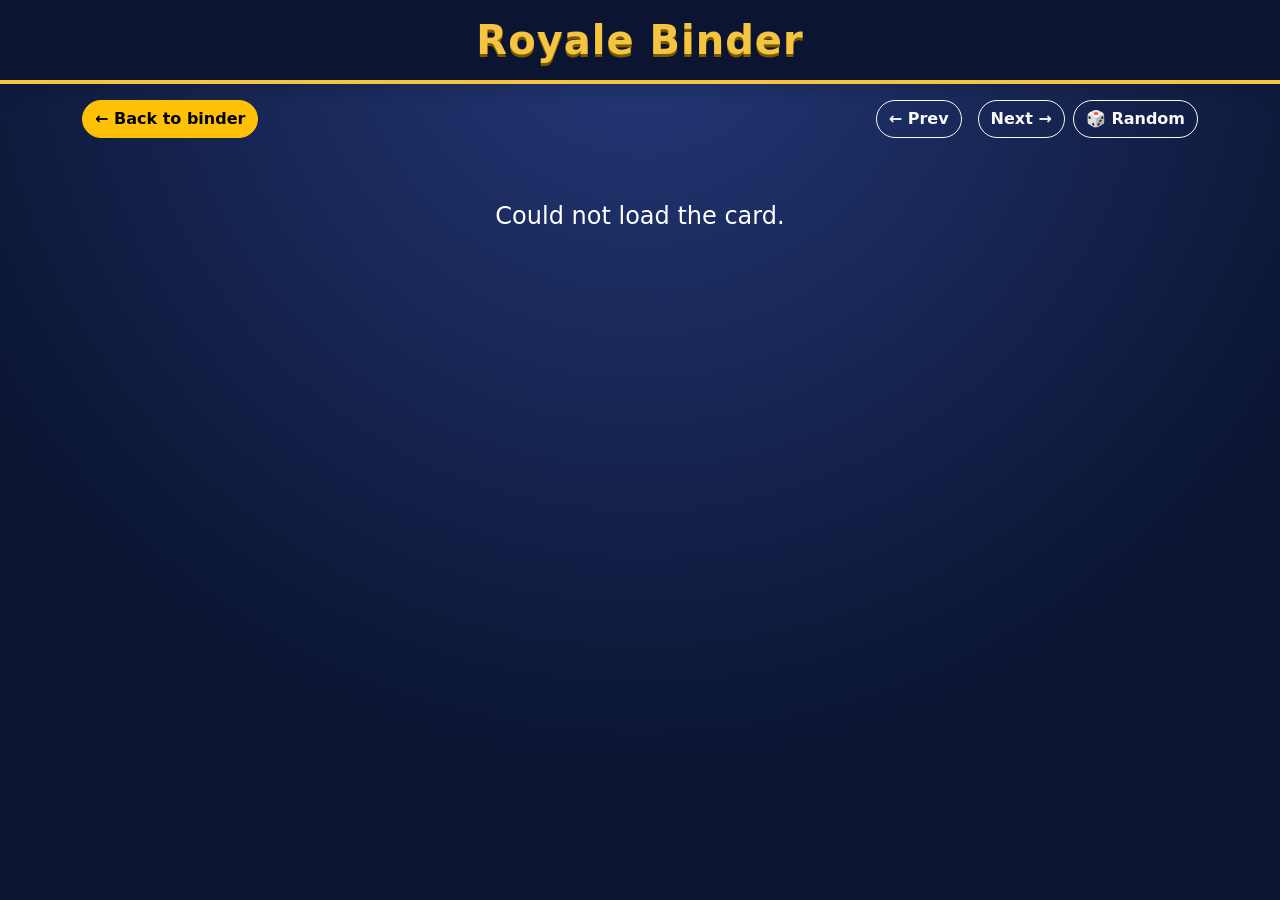
<file: Activity_3/view.html>
<!doctype html>
<html lang="en">

<head>
  <meta charset="utf-8">
  <meta name="viewport" content="width=device-width, initial-scale=1">
  <title>Card | Royale Binder</title>
  <link href="https://cdn.jsdelivr.net/npm/bootstrap@5.3.8/dist/css/bootstrap.min.css" rel="stylesheet"
    integrity="sha384-sRIl4kxILFvY47J16cr9ZwB07vP4J8+LH7qKQnuqkuIAvNWLzeN8tE5YBujZqJLB" crossorigin="anonymous">
  <style>
    :root {
      --navy: #0b1431; --gold: #f5c542;
      --common: #9fb3c8; --rare: #ff9f1a; --epic: #b44cff; --legendary: #2fe6ff; --champion: #ffd23f;
      --evo: #b44cff; --hero: #4da3ff;
    }
    body { background: radial-gradient(circle at 50% 0, #24397a, var(--navy) 70%) fixed; color: #fff; min-height: 100vh; }
    .title { font-weight: 800; letter-spacing: 1px; color: var(--gold); text-shadow: 0 3px 0 #7a5a00; }
    .r-common { --c: var(--common); } .r-rare { --c: var(--rare); } .r-epic { --c: var(--epic); }
    .r-legendary { --c: var(--legendary); } .r-champion { --c: var(--champion); }

        .navbar-row { display: flex; align-items: center; gap: 8px; flex-wrap: wrap; justify-content: space-between; }
    .nav-btn { border-radius: 20px; font-weight: 600; }
    .counter { opacity: .7; font-size: .85rem; font-variant-numeric: tabular-nums; }

        .showcase { display: flex; flex-direction: column; align-items: center; text-align: center; padding: 10px 0 6px; position: relative; }
    .showcase::before { content: ''; position: absolute; top: 40px; width: 420px; max-width: 90vw; height: 420px; border-radius: 50%; z-index: 0;
      background: radial-gradient(circle, color-mix(in srgb, var(--fc, var(--c)) 40%, transparent), transparent 68%); filter: blur(24px); transition: background .6s; pointer-events: none; }
    .stage { perspective: 1000px; display: flex; justify-content: center; position: relative; z-index: 1; padding: 20px 0; }
    .card3d { --fc: var(--c); position: relative; width: 290px; height: 400px; border-radius: 20px; padding: 16px;
      background: linear-gradient(160deg, #1d2d66, #0e1838); border: 3px solid var(--fc);
      box-shadow: 0 0 30px var(--fc), 0 20px 40px rgba(0,0,0,.5); transform-style: preserve-3d;
      transition: transform .15s ease-out, border-color .5s, box-shadow .5s, background .5s;
      display: flex; flex-direction: column; justify-content: space-between; align-items: center; animation: float 5s ease-in-out infinite; }
    .card3d:hover { animation-play-state: paused; }
    @keyframes float { 50% { translate: 0 -6px; } }
    .card3d.form-evo { --fc: var(--evo); background: linear-gradient(160deg, #3b1a6e, #130a2e); }
    .card3d.form-hero { --fc: var(--hero); background: linear-gradient(160deg, #1b4a8f, #0a1a3d); }

    .art { width: 100%; height: 270px; border-radius: 14px; background: radial-gradient(circle, rgba(255,255,255,.25), transparent 70%);
      transform: translateZ(40px); display: flex; align-items: center; justify-content: center; }
    .art img { height: 100%; max-width: 100%; object-fit: contain; filter: drop-shadow(0 8px 10px rgba(0,0,0,.6)); }
    .nm { font-size: 1.4rem; font-weight: 800; text-align: center; transform: translateZ(55px); line-height: 1.1; }
    .rt { color: var(--fc); font-weight: 700; text-align: center; transform: translateZ(35px); transition: color .5s; }
    .elixir { position: absolute; top: -12px; left: -12px; width: 46px; height: 56px; z-index: 3; display: flex; align-items: center; justify-content: center;
      background: #c43bd9; border: 3px solid #fff; border-radius: 50% 50% 50% 50% / 60% 60% 40% 40%; font-weight: 800; font-size: 1.4rem; transform: translateZ(70px); text-shadow: 0 1px 2px #000; }
    .ribbon { position: absolute; top: -10px; right: -10px; z-index: 3; padding: 4px 12px; border-radius: 12px; font-weight: 800; font-size: .75rem; letter-spacing: .08em;
      border: 2px solid #fff; transform: translateZ(70px) scale(0); transition: transform .4s cubic-bezier(.3,1.6,.5,1); text-shadow: 0 1px 2px #000; }
    .form-evo .ribbon { background: var(--evo); transform: translateZ(70px) scale(1); }
    .form-hero .ribbon { background: var(--hero); transform: translateZ(70px) scale(1); }
    .glare { position: absolute; inset: 0; border-radius: 17px; pointer-events: none; opacity: 0; transition: opacity .3s;
      background: radial-gradient(circle at var(--gx, 50%) var(--gy, 50%), rgba(255,255,255,.35), transparent 55%); mix-blend-mode: overlay; }
    .card3d:hover .glare { opacity: 1; }

        .fx { position: absolute; inset: 0; pointer-events: none; z-index: 4; transform: translateZ(60px); }
    .fx i { position: absolute; left: 50%; top: 45%; width: 40px; height: 40px; margin: -20px; border-radius: 50%; border: 3px solid var(--fc); opacity: 0; }
    .fx b { position: absolute; inset: -15%; border-radius: 50%; background: radial-gradient(circle, #fff, var(--fc) 35%, transparent 65%); opacity: 0; }
    .morphing .fx i:nth-child(1) { animation: ring 1s ease-out; }
    .morphing .fx i:nth-child(2) { animation: ring 1s .15s ease-out; }
    .morphing .fx i:nth-child(3) { animation: ring 1s .3s ease-out; }
    .morphing .fx b { animation: flash 1s ease-out; }
    .morphing .art img { animation: morph 1s ease both; }
    @keyframes ring { 0% { opacity: .9; transform: scale(.4); } 100% { opacity: 0; transform: scale(9); } }
    @keyframes flash { 0% { opacity: 0; transform: scale(.4); } 35% { opacity: .95; } 100% { opacity: 0; transform: scale(1.5); } }
    @keyframes morph { 0% { transform: scale(1); filter: brightness(1); } 30% { transform: scale(.75) rotate(-5deg); filter: brightness(4) saturate(0); }
      55% { transform: scale(1.3) rotate(4deg); filter: brightness(2.5); } 100% { transform: scale(1); filter: brightness(1) drop-shadow(0 8px 10px rgba(0,0,0,.6)); } }

        .modes { display: flex; gap: 12px; justify-content: center; flex-wrap: wrap; position: relative; z-index: 1; margin-top: 8px; }
    .mode-btn { --m: var(--evo); display: inline-flex; align-items: center; gap: 8px; padding: 10px 22px; border-radius: 30px; font-weight: 800; letter-spacing: .03em;
      color: #fff; background: rgba(255,255,255,.07); border: 2px solid var(--m); transition: background .25s, box-shadow .25s, transform .15s; }
    .mode-btn.hero { --m: var(--hero); }
    .mode-btn:hover { box-shadow: 0 0 18px var(--m); transform: translateY(-2px); }
    .mode-btn:active { transform: scale(.96); }
    .mode-btn.on { background: var(--m); box-shadow: 0 0 22px var(--m); }
    .mode-btn svg { width: 18px; height: 18px; }
    .mode-btn:disabled { opacity: .6; pointer-events: none; }
    .no-forms { opacity: .55; font-size: .85rem; position: relative; z-index: 1; }

        .info { max-width: 900px; margin: 0 auto; }
    .panel { background: rgba(255,255,255,.08); border: 1px solid rgba(255,255,255,.15); border-radius: 16px; backdrop-filter: blur(6px); }
    .stat { text-align: center; padding: 14px 6px; height: 100%; }
    .stat .v { font-size: 1.5rem; font-weight: 800; color: var(--c); line-height: 1.2; }
    .stat .l { font-size: .72rem; opacity: .7; text-transform: uppercase; letter-spacing: .05em; }
    .elixir-bar { display: flex; gap: 4px; justify-content: center; margin-top: 6px; }
    .elixir-bar span { width: 14px; height: 7px; border-radius: 4px; background: rgba(255,255,255,.15); }
    .elixir-bar span.f { background: #c43bd9; box-shadow: 0 0 6px #c43bd9; }
    .desc { font-size: 1.02rem; line-height: 1.6; }
    .desc-skel { height: 14px; border-radius: 7px; background: linear-gradient(90deg, rgba(255,255,255,.08), rgba(255,255,255,.2), rgba(255,255,255,.08)); background-size: 200% 100%; animation: sh 1.2s linear infinite; margin-bottom: 8px; }
    @keyframes sh { to { background-position: -200% 0; } }
    .sec-title { font-weight: 800; letter-spacing: .04em; margin-bottom: 10px; display: flex; align-items: center; gap: 8px; }
    .sec-title::before { content: ''; width: 4px; height: 18px; border-radius: 2px; background: var(--c); }

    @media (max-width: 575.98px) {
      .card3d { width: 250px; height: 345px; }
      .art { height: 230px; }
      .nm { font-size: 1.2rem; }
      .title { font-size: 1.4rem; }
      .nav-label { display: none; }
    }
    @media (prefers-reduced-motion: reduce) {
      .card3d { animation: none; }
      .morphing .fx i, .morphing .fx b, .morphing .art img { animation: none; }
    }
  </style>
</head>

<body>
  <div class="container-fluid shadow mb-3" style="background: var(--navy); border-bottom: 4px solid var(--gold);">
    <div class="row">
      <div class="col">
        <div class="text-center display-6 title py-3">Royale Binder</div>
      </div>
    </div>
  </div>

  <div class="container">
    <div class="navbar-row my-3">
      <a href="index.html" id="backlink" class="btn btn-warning fw-bold nav-btn">&larr; <span class="nav-label">Back to binder</span></a>
      <div class="d-flex align-items-center gap-2">
        <a id="prevCard" class="btn btn-outline-light nav-btn" title="Previous card (←)">&larr; <span class="nav-label">Prev</span></a>
        <span class="counter" id="counter"></span>
        <a id="nextCard" class="btn btn-outline-light nav-btn" title="Next card (→)"><span class="nav-label">Next</span> &rarr;</a>
        <a id="randomCard" class="btn btn-outline-light nav-btn" title="Random card">&#127922; <span class="nav-label">Random</span></a>
      </div>
    </div>

    <div id="content">
      <div class="text-center py-5">
        <div class="spinner-border text-warning" role="status"><span class="visually-hidden">Loading...</span></div>
      </div>
    </div>
  </div>

  <script src="https://cdn.jsdelivr.net/npm/bootstrap@5.3.8/dist/js/bootstrap.bundle.min.js"
    integrity="sha384-FKyoEForCGlyvwx9Hj09JcYn3nv7wiPVlz7YYwJrWVcXK/BmnVDxM+D2scQbITxI"
    crossorigin="anonymous"></script>
  <script>
    // ---- LIVE API via the RoyaleAPI proxy (key must whitelist the proxy IP) ----
    const API_KEY = 'eyJ0eXAiOiJKV1QiLCJhbGciOiJIUzUxMiIsImtpZCI6IjI4YTMxOGY3LTAwMDAtYTFlYi03ZmExLTJjNzQzM2M2Y2NhNSJ9.[base64].AQ9l-DX6LTTdOp_cyB6zAsJIXXxobFTYX98FnslY2jEiv4T2WVAw-6fpKj1_aq0ZCnqKQoMFrBYO9lA-LTbfmA';
    async function loadCards() {
      const cached = sessionStorage.getItem('cr_cards');
      if (cached) return JSON.parse(cached);
      const response = await fetch('https://proxy.royaleapi.dev/v1/cards', {
        headers: { Authorization: 'Bearer ' + API_KEY }
      });
      if (!response.ok) throw new Error('API error ' + response.status);
      const data = await response.json();
      sessionStorage.setItem('cr_cards', JSON.stringify(data.items));
      return data.items;
    }

    async function loadMeta() {
      try {
        const cached = sessionStorage.getItem('cr_meta');
        if (cached) return JSON.parse(cached);
        const r = await fetch('https://royaleapi.github.io/cr-api-data/json/cards.json');
        if (!r.ok) return [];
        const data = await r.json();
        const slim = data.map(m => ({ id: m.id, description: m.description || '', type: m.type || '', arena: m.arena }));
        sessionStorage.setItem('cr_meta', JSON.stringify(slim));
        return slim;
      } catch (e) { return []; }
    }

    const esc = s => String(s ?? '').replace(/[&<>"']/g, ch => ({ '&': '&amp;', '<': '&lt;', '>': '&gt;', '"': '&quot;', "'": '&#39;' }[ch]));
    const cap = s => s ? s.charAt(0).toUpperCase() + s.slice(1) : s;

    const urlParams = new URLSearchParams(window.location.search);
    const id = Number(urlParams.get('id'));
    const keep = '&page=' + (urlParams.get('page') || 1) + '&q=' + encodeURIComponent(urlParams.get('q') || '') +
      '&sort=' + (urlParams.get('sort') || 'id') + '&rarity=' + (urlParams.get('rarity') || 'all') + '&form=' + (urlParams.get('form') || 'all');
    document.getElementById("backlink").href = 'index.html?' + keep.slice(1);

    var current = null, formState = 'normal', urls = {}, morphBusy = false;

    const getCard = async () => {
      const cards = (await loadCards()).slice().sort((a, b) => a.id - b.id);
      const i = cards.findIndex(c => c.id === id);
      if (i < 0) {
        document.getElementById("content").innerHTML = '<div class="text-center h4 py-5">Card not found.</div>';
        return;
      }
      const c = current = cards[i];
      const link = x => 'view.html?id=' + x.id + keep;
      document.title = c.name + ' | Royale Binder';
      document.getElementById("prevCard").href = link(cards[(i - 1 + cards.length) % cards.length]);
      document.getElementById("nextCard").href = link(cards[(i + 1) % cards.length]);
      document.getElementById("randomCard").href = link(cards[Math.floor(Math.random() * cards.length)]);
      document.getElementById("counter").textContent = (i + 1) + ' / ' + cards.length;

      urls = { normal: c.iconUrls.medium, evo: c.iconUrls.evolutionMedium || null, hero: c.iconUrls.heroMedium || null };
      Object.values(urls).forEach(u => { if (u) new Image().src = u; });

      const cost = c.elixirCost ?? '?';

      let bar = '';
      for (let n = 1; n <= 10; n++) bar += '<span class="' + (n <= (c.elixirCost || 0) ? 'f' : '') + '"></span>';

      const modeBtns = (urls.evo ? '<button class="mode-btn evo" id="btnEvo"><svg viewBox="0 0 24 24" fill="none" stroke="currentColor" stroke-width="2.2" stroke-linecap="round" stroke-linejoin="round"><path d="M12 2l2.4 6.6L21 11l-6.6 2.4L12 20l-2.4-6.6L3 11l6.6-2.4z"/></svg><span>Evolve</span></button>' : '') +
        (urls.hero ? '<button class="mode-btn hero" id="btnHero"><svg viewBox="0 0 24 24" fill="none" stroke="currentColor" stroke-width="2.2" stroke-linecap="round" stroke-linejoin="round"><path d="M12 3l7 3v5c0 5-3 8-7 10-4-2-7-5-7-10V6z"/></svg><span>Hero mode</span></button>' : '');

      document.getElementById("content").innerHTML = `
        <div class="r-` + c.rarity + `">
          <div class="showcase" id="showcase">
            <div class="stage">
              <div class="card3d" id="card3d">
                <span class="elixir">` + cost + `</span>
                <span class="ribbon" id="ribbon"></span>
                <div class="art"><img id="image" src="` + esc(urls.normal) + `" alt="` + esc(c.name) + `"></div>
                <div>
                  <div class="nm">` + esc(c.name) + `</div>
                  <div class="rt">` + esc(cap(c.rarity)) + `</div>
                </div>
                <div class="fx"><b></b><i></i><i></i><i></i></div>
                <div class="glare" id="glare"></div>
              </div>
            </div>
            <div class="modes">` + (modeBtns || '<div class="no-forms">This card has no Evolution or Hero form.</div>') + `</div>
          </div>

          <div class="info mt-4 mb-5">
            <div class="d-flex flex-wrap align-items-center gap-3 mb-3">
              <h1 class="h2 fw-bold m-0">` + esc(c.name) + `</h1>
            </div>

            <div class="panel p-3 p-md-4 mb-4">
              <div class="sec-title">About</div>
              <div class="desc" id="desc"><div class="desc-skel" style="width:95%"></div><div class="desc-skel" style="width:70%"></div></div>
            </div>

            <div class="row g-3 mb-4">
              <div class="col-6 col-md-3"><div class="panel stat"><div class="v">` + cost + `</div><div class="l">Elixir cost</div><div class="elixir-bar">` + bar + `</div></div></div>
              <div class="col-6 col-md-3"><div class="panel stat"><div class="v">` + esc(cap(c.rarity)) + `</div><div class="l">Rarity</div></div></div>
              <div class="col-6 col-md-3"><div class="panel stat"><div class="v">` + c.maxLevel + `</div><div class="l">Max level</div></div></div>
              <div class="col-6 col-md-3"><div class="panel stat"><div class="v">` + (c.maxEvolutionLevel || 0) + `</div><div class="l">Evolution levels</div></div></div>
            </div>

          </div>
        </div>`;

      const bE = document.getElementById('btnEvo'), bH = document.getElementById('btnHero');
      if (bE) bE.onclick = () => setForm('evo');
      if (bH) bH.onclick = () => setForm('hero');
      initTilt();
      fillDescription(c);
    }

    async function fillDescription(c) {
      const meta = (await loadMeta()).find(m => m.id === c.id);
      const el = document.getElementById('desc');
      if (!el) return;
      let text = meta && meta.description ? meta.description : '';
      if (!text) {
        const forms = [urls.evo && 'an Evolution', urls.hero && 'a Hero'].filter(Boolean);
        text = c.name + ' is a ' + c.rarity + ' card that costs ' + (c.elixirCost ?? '?') + ' elixir and can be upgraded up to level ' + c.maxLevel + '.' +
          (forms.length ? ' It also has ' + forms.join(' and ') + ' form.' : '');
      }
      el.textContent = text;
    }

    function setForm(name) {
      if (morphBusy) return;
      const target = formState === name ? 'normal' : name;
      const card = document.getElementById('card3d');
      const img = document.getElementById('image');
      morphBusy = true;
      card.classList.remove('morphing'); void card.offsetWidth;
      card.classList.add('morphing');
      setTimeout(() => {
        img.src = urls[target];
        card.classList.toggle('form-evo', target === 'evo');
        card.classList.toggle('form-hero', target === 'hero');
        document.getElementById('ribbon').textContent = target === 'evo' ? 'EVOLUTION' : target === 'hero' ? 'HERO' : '';
      }, 330);
      setTimeout(() => { card.classList.remove('morphing'); morphBusy = false; }, 1000);
      formState = target;
      const bE = document.getElementById('btnEvo'), bH = document.getElementById('btnHero');
      if (bE) { bE.classList.toggle('on', target === 'evo'); bE.querySelector('span').textContent = target === 'evo' ? 'Back to base' : 'Evolve'; }
      if (bH) { bH.classList.toggle('on', target === 'hero'); bH.querySelector('span').textContent = target === 'hero' ? 'Back to base' : 'Hero mode'; }
    }

    function initTilt() {
      const card = document.getElementById('card3d');
      const glare = document.getElementById('glare');
      if (matchMedia('(prefers-reduced-motion: reduce)').matches) return;
      card.addEventListener('pointermove', (e) => {
        if (e.pointerType !== 'mouse') return;
        const r = card.getBoundingClientRect();
        const x = (e.clientX - r.left) / r.width - 0.5;
        const y = (e.clientY - r.top) / r.height - 0.5;
        card.style.transform = 'perspective(1000px) rotateX(' + (-y * 22) + 'deg) rotateY(' + (x * 22) + 'deg) scale3d(1.03,1.03,1.03)';
        glare.style.setProperty('--gx', (e.clientX - r.left) + 'px');
        glare.style.setProperty('--gy', (e.clientY - r.top) + 'px');
      });
      card.addEventListener('pointerleave', () => { card.style.transform = ''; });
    }

    document.addEventListener('keydown', (e) => {
      if (e.key === 'ArrowLeft') { const a = document.getElementById('prevCard'); if (a.href) location.href = a.href; }
      if (e.key === 'ArrowRight') { const a = document.getElementById('nextCard'); if (a.href) location.href = a.href; }
    });

    getCard().catch(() => {
      document.getElementById("content").innerHTML = '<div class="text-center h4 py-5">Could not load the card.</div>';
    });
  </script>
</body>

</html>
</file>
<file: assets/css/style.css>
:root {
      --bg: #f5f5f5;
      --surface: #ffffff;
      --border: #e5e5e5;
      --text-primary: #111111;
      --text-secondary: #555555;
      --text-muted: #888888;
      --accent-blue: #2563eb;
      --accent-purple: #7c3aed;
      --accent-green: #16a34a;
      --card-bg: #ffffff;
      --card-border: #e5e5e5;
      --nav-bg: rgba(255, 255, 255, 0.72);
      --nav-border: rgba(255, 255, 255, 0.9);
      --divider: #e0e0e0;
      --tag-bg: #f3f4f6;
      --shadow-md: 0 4px 16px rgba(0, 0, 0, 0.10);
      --font: 'Poppins', sans-serif;
      --radius: 14px;
      --radius-sm: 8px;
      --transition: 0.2s ease;
      --accent-primary: #2563eb;
      --accent-secondary: #7c3aed;
      --accent-glow: rgba(37, 99, 235, 0.15);
    }

    body.dark {
      --bg: #111111;
      --surface: #141414;
      --border: #2a2a2a;
      --text-primary: #f0f0f0;
      --text-secondary: #aaaaaa;
      --text-muted: #666666;
      --card-bg: #1c1c1c;
      --card-border: #2a2a2a;
      --nav-bg: rgba(20, 20, 20, 0.92);
      --nav-border: rgba(255, 255, 255, 0.08);
      --divider: #2a2a2a;
      --tag-bg: #222222;
      --shadow-md: 0 4px 16px rgba(0, 0, 0, 0.4);
      --accent-primary: #60a5fa;
      --accent-secondary: #a78bfa;
      --accent-glow: rgba(96, 165, 250, 0.2);
    }

    /* Accent presets (same as portfolio) */
    body.theme-neon { --accent-primary: #d946ef; --accent-secondary: #06b6d4; --accent-glow: rgba(217, 70, 239, 0.15); }
    body.dark.theme-neon { --accent-primary: #f472b6; --accent-secondary: #22d3ee; --accent-glow: rgba(244, 114, 182, 0.25); }
    body.theme-emerald { --accent-primary: #10b981; --accent-secondary: #84cc16; --accent-glow: rgba(16, 185, 129, 0.15); }
    body.dark.theme-emerald { --accent-primary: #34d399; --accent-secondary: #a3e635; --accent-glow: rgba(52, 211, 153, 0.25); }
    body.theme-sunset { --accent-primary: #f97316; --accent-secondary: #eab308; --accent-glow: rgba(249, 115, 22, 0.15); }
    body.dark.theme-sunset { --accent-primary: #fb923c; --accent-secondary: #facc15; --accent-glow: rgba(251, 146, 60, 0.25); }

    *, *::before, *::after { box-sizing: border-box; margin: 0; padding: 0; }
    html { scroll-behavior: smooth; }

    body {
      font-family: var(--font);
      background-color: var(--bg);
      color: var(--text-primary);
      font-size: 16px;
      line-height: 1.6;
      transition: background-color 0.3s, color 0.3s;
      position: relative;
      overflow-x: hidden;
      min-height: 100vh;
    }

    /* Dotted grid with cursor spotlight */
    body::after {
      content: '';
      position: fixed;
      inset: 0;
      z-index: -3;
      background-image: radial-gradient(var(--border) 1px, transparent 1px);
      background-size: 24px 24px;
      opacity: 0.5;
      pointer-events: none;
      mask-image: radial-gradient(320px circle at var(--bg-spotlight-x, -999px) var(--bg-spotlight-y, -999px), black 30%, transparent 80%);
      -webkit-mask-image: radial-gradient(320px circle at var(--bg-spotlight-x, -999px) var(--bg-spotlight-y, -999px), black 30%, transparent 80%);
    }
    body.dark::after {
      background-image: radial-gradient(rgba(255, 255, 255, 0.08) 1.2px, transparent 1.2px);
      opacity: 0.6;
    }

    p { color: var(--text-secondary); line-height: 1.7; }
    a { text-decoration: none; color: inherit; }

    .container { max-width: 960px; margin: 0 auto; padding: 0 24px; }

    /* Scroll progress */
    .scroll-progress {
      position: fixed; top: 0; left: 0; width: 0%; height: 4px;
      background: linear-gradient(90deg, var(--accent-primary), var(--accent-secondary), var(--accent-primary));
      background-size: 300% 100%;
      z-index: 10000;
      transition: width 0.1s ease-out;
      animation: shimmer 8s linear infinite;
    }
    @keyframes shimmer { 0% { background-position: 0% 50%; } 100% { background-position: 300% 50%; } }

    /* Navbar */
    .navbar-wrapper {
      position: sticky; top: 16px; z-index: 100;
      display: flex; justify-content: center;
      padding: 0 24px; pointer-events: none;
    }
    .navbar-custom {
      pointer-events: all;
      display: flex; align-items: center; justify-content: space-between;
      gap: 16px; padding: 0 20px 0 12px;
      background: var(--nav-bg);
      border: 1px solid var(--nav-border);
      border-radius: 999px;
      backdrop-filter: blur(10px) saturate(160%);
      -webkit-backdrop-filter: blur(10px) saturate(160%);
      box-shadow: 0 4px 20px rgba(0, 0, 0, 0.1), 0 1px 2px rgba(0, 0, 0, 0.05);
      width: 100%; max-width: 960px; height: 56px;
      transition: background 0.3s, border-color 0.3s;
    }
    body.dark .navbar-custom {
      background: rgba(18, 18, 18, 0.96);
      border-color: rgba(255, 255, 255, 0.14);
      box-shadow: 0 14px 38px rgba(0, 0, 0, 0.52), 0 4px 10px rgba(0, 0, 0, 0.22);
    }

    .back-btn {
      display: inline-flex; align-items: center; gap: 8px;
      padding: 8px 16px;
      border-radius: 999px;
      font-size: 14px; font-weight: 600;
      color: var(--text-primary);
      background: var(--tag-bg);
      border: 1px solid var(--border);
      transition: border-color var(--transition), background var(--transition), transform var(--transition);
    }
    .back-btn svg { transition: transform var(--transition); }
    .back-btn:hover { border-color: var(--accent-primary); background: var(--surface); }
    .back-btn:hover svg { transform: translateX(-3px); }

    .nav-title {
      font-size: 14px; font-weight: 600; color: var(--text-secondary);
      white-space: nowrap; overflow: hidden; text-overflow: ellipsis;
    }

    .nav-controls { display: flex; align-items: center; gap: 16px; }

    .theme-menu-wrapper { position: relative; display: flex; align-items: center; }
    .theme-trigger {
      background: var(--tag-bg); border: 1px solid var(--border);
      width: 28px; height: 28px; border-radius: 50%;
      cursor: pointer; display: flex; align-items: center; justify-content: center;
      transition: all var(--transition); padding: 0; outline: none;
    }
    .theme-trigger:hover { border-color: var(--accent-primary); background: var(--surface); }
    .theme-dot {
      width: 14px; height: 14px; border-radius: 50%;
      background: linear-gradient(135deg, var(--accent-primary), var(--accent-secondary));
    }
    .theme-dropdown {
      position: absolute; top: calc(100% + 10px); right: 0;
      background: var(--surface); border: 1px solid var(--border);
      border-radius: var(--radius-sm); padding: 8px; display: flex; gap: 8px;
      box-shadow: var(--shadow-md);
      opacity: 0; transform: translateY(-8px) scale(0.95); pointer-events: none;
      transition: opacity var(--transition), transform var(--transition);
      z-index: 1000;
    }
    .theme-dropdown.active { opacity: 1; transform: translateY(0) scale(1); pointer-events: all; }
    .theme-option {
      width: 20px; height: 20px; border-radius: 50%;
      border: 2px solid transparent; cursor: pointer; transition: transform 0.15s;
    }
    .theme-option:hover { transform: scale(1.2); }
    .theme-option.active-option { border-color: var(--text-primary); }
    .option-slate { background: linear-gradient(135deg, #3b82f6, #8b5cf6); }
    .option-neon { background: linear-gradient(135deg, #d946ef, #06b6d4); }
    .option-emerald { background: linear-gradient(135deg, #10b981, #84cc16); }
    .option-sunset { background: linear-gradient(135deg, #f97316, #eab308); }

    /* Dark toggle */
    .toggle-switch { cursor: pointer; display: inline-flex; align-items: center; }
    .toggle-switch input { display: none; }
    .toggle-track {
      width: 52px; height: 28px; background: #e2e8f0; border-radius: 999px;
      position: relative; transition: background 0.3s ease;
      box-shadow: inset 0 1px 3px rgba(0, 0, 0, 0.12);
    }
    body.dark .toggle-track { background: #3b4252; }
    .toggle-knob {
      position: absolute; top: 3px; left: 3px; width: 22px; height: 22px;
      border-radius: 50%; background: #fff;
      box-shadow: 0 1px 4px rgba(0, 0, 0, 0.18);
      transition: transform 0.3s cubic-bezier(0.34, 1.56, 0.64, 1);
      display: flex; align-items: center; justify-content: center;
    }
    body.dark .toggle-knob { background: #e2e8f0; }
    .toggle-switch input:checked ~ .toggle-track .toggle-knob { transform: translateX(24px); }
    .toggle-knob::after {
      content: ''; display: block; width: 13px; height: 13px;
      background-repeat: no-repeat; background-size: contain;
      background-image: url("data:image/svg+xml,%3Csvg xmlns='http://www.w3.org/2000/svg' viewBox='0 0 24 24' fill='none' stroke='%23f59e0b' stroke-width='2.5' stroke-linecap='round' stroke-linejoin='round'%3E%3Ccircle cx='12' cy='12' r='5'/%3E%3Cline x1='12' y1='1' x2='12' y2='3'/%3E%3Cline x1='12' y1='21' x2='12' y2='23'/%3E%3Cline x1='4.22' y1='4.22' x2='5.64' y2='5.64'/%3E%3Cline x1='18.36' y1='18.36' x2='19.78' y2='19.78'/%3E%3Cline x1='1' y1='12' x2='3' y2='12'/%3E%3Cline x1='21' y1='12' x2='23' y2='12'/%3E%3Cline x1='4.22' y1='19.78' x2='5.64' y2='18.36'/%3E%3Cline x1='18.36' y1='5.64' x2='19.78' y2='4.22'/%3E%3C/svg%3E");
    }
    body.dark .toggle-knob::after {
      background-image: url("data:image/svg+xml,%3Csvg xmlns='http://www.w3.org/2000/svg' viewBox='0 0 24 24' fill='none' stroke='%236366f1' stroke-width='2.5' stroke-linecap='round' stroke-linejoin='round'%3E%3Cpath d='M21 12.79A9 9 0 1 1 11.21 3 7 7 0 0 0 21 12.79z'/%3E%3C/svg%3E");
    }

    /* Header */
    .page-header { padding: 64px 0 24px; text-align: left; }
    .eyebrow {
      font-size: 12px; font-weight: 700; text-transform: uppercase;
      letter-spacing: 0.08em; color: var(--accent-primary); margin-bottom: 12px;
    }
    .page-title { font-size: 3rem; font-weight: 800; line-height: 1.15; margin-bottom: 14px; }
    .page-title span {
      background: linear-gradient(135deg, var(--accent-primary), var(--accent-secondary));
      background-clip: text; -webkit-background-clip: text; -webkit-text-fill-color: transparent;
    }
    .page-sub { font-size: 1.02rem; max-width: 600px; }

    .section-divider { border: none; border-top: 1px solid var(--divider); max-width: 960px; margin: 24px auto 0; }

    /* Activity list */
    .activities { padding: 32px 0 72px; display: flex; flex-direction: column; gap: 16px; }

    .activity-card {
      display: flex; align-items: center; gap: 20px;
      background: var(--card-bg); border: 1px solid var(--card-border);
      border-radius: var(--radius); padding: 22px 26px;
      position: relative; overflow: hidden;
      transition: transform var(--transition), box-shadow var(--transition), border-color var(--transition), background 0.3s;
    }
    .activity-card::after {
      content: ''; position: absolute; inset: 0; border-radius: inherit;
      background: radial-gradient(450px circle at var(--mouse-x, 50%) var(--mouse-y, 50%), var(--accent-glow), transparent 80%);
      opacity: 0; transition: opacity 0.4s ease; pointer-events: none;
    }
    .activity-card:hover { border-color: var(--accent-primary); box-shadow: var(--shadow-md); transform: translateY(-3px); }
    .activity-card:hover::after { opacity: 1; }

    .activity-num {
      flex: 0 0 56px; height: 56px; border-radius: 16px;
      display: flex; align-items: center; justify-content: center;
      font-size: 1.35rem; font-weight: 800; color: #fff;
      background: linear-gradient(135deg, var(--accent-primary), var(--accent-secondary));
      box-shadow: 0 4px 14px var(--accent-glow);
      position: relative; z-index: 1;
    }
    .activity-body { flex: 1 1 auto; min-width: 0; position: relative; z-index: 1; }
    .activity-title { font-size: 16px; font-weight: 700; margin-bottom: 4px; }
    .activity-desc { font-size: 13.5px; margin-bottom: 8px; }
    .tags { display: flex; flex-wrap: wrap; gap: 6px; }
    .tag {
      font-size: 11.5px; font-weight: 500; padding: 3px 10px; border-radius: 8px;
      background: var(--tag-bg); border: 1px solid var(--border); color: var(--text-secondary);
    }
    .activity-action {
      flex: 0 0 auto; position: relative; z-index: 1;
      font-size: 13px; font-weight: 600; padding: 8px 18px; border-radius: 999px;
      color: #fff; background: linear-gradient(135deg, var(--accent-primary), var(--accent-secondary));
      white-space: nowrap;
    }

    .activity-card.locked { opacity: 0.6; }
    .activity-card.locked:hover { transform: none; border-color: var(--card-border); box-shadow: none; }
    .activity-card.locked .activity-num { background: var(--tag-bg); color: var(--text-muted); box-shadow: none; border: 1px solid var(--border); }
    .activity-card.locked .activity-action { background: var(--tag-bg); color: var(--text-muted); border: 1px solid var(--border); }

    /* Animations */
    .fade-in { opacity: 0; transform: translateY(18px); transition: opacity 0.5s ease, transform 0.5s ease, border-color var(--transition), box-shadow var(--transition); }
    .fade-in.visible { opacity: 1; transform: translateY(0); }

    /* Background blobs */
    .bg-blobs-container { position: fixed; inset: 0; z-index: -2; overflow: hidden; pointer-events: none; }
    .bg-blob { position: absolute; border-radius: 50%; filter: blur(140px); opacity: 0.1; }
    body.dark .bg-blob { opacity: 0.16; }
    .bg-blob-1 { width: 450px; height: 450px; background: radial-gradient(circle, var(--accent-primary) 0%, transparent 80%); top: 15%; left: -100px; animation: float1 25s ease-in-out infinite alternate; }
    .bg-blob-2 { width: 550px; height: 550px; background: radial-gradient(circle, var(--accent-secondary) 0%, transparent 80%); top: 45%; right: -150px; animation: float2 30s ease-in-out infinite alternate; }
    @keyframes float1 { 0% { transform: translate(0, 0) scale(1); } 100% { transform: translate(40px, 50px) scale(1.08); } }
    @keyframes float2 { 0% { transform: translate(0, 0) scale(1); } 100% { transform: translate(-50px, -30px) scale(0.94); } }

    footer { text-align: center; padding: 0 24px 40px; font-size: 13px; color: var(--text-muted); }

    @media (max-width: 640px) {
      .navbar-wrapper { top: 8px; padding: 0 12px; }
      .navbar-custom { height: 50px; padding: 0 12px 0 8px; gap: 8px; }
      .nav-title { display: none; }
      .nav-controls { margin-left: auto; gap: 10px; }
      .back-btn { padding: 7px 14px; font-size: 13px; }
      .toggle-track { width: 44px; height: 25px; }
      .toggle-knob { width: 19px; height: 19px; }
      .toggle-switch input:checked ~ .toggle-track .toggle-knob { transform: translateX(19px); }
      .container { padding: 0 16px; }
      .page-header { padding-top: 44px; }
      .page-title { font-size: 2.1rem; }
      .activity-card { flex-wrap: wrap; padding: 18px; gap: 14px; }
      .activity-num { flex-basis: 48px; height: 48px; font-size: 1.15rem; border-radius: 14px; }
      .activity-body { flex: 1 1 calc(100% - 70px); }
      .activity-action { margin-left: 62px; }
    }
</file>
